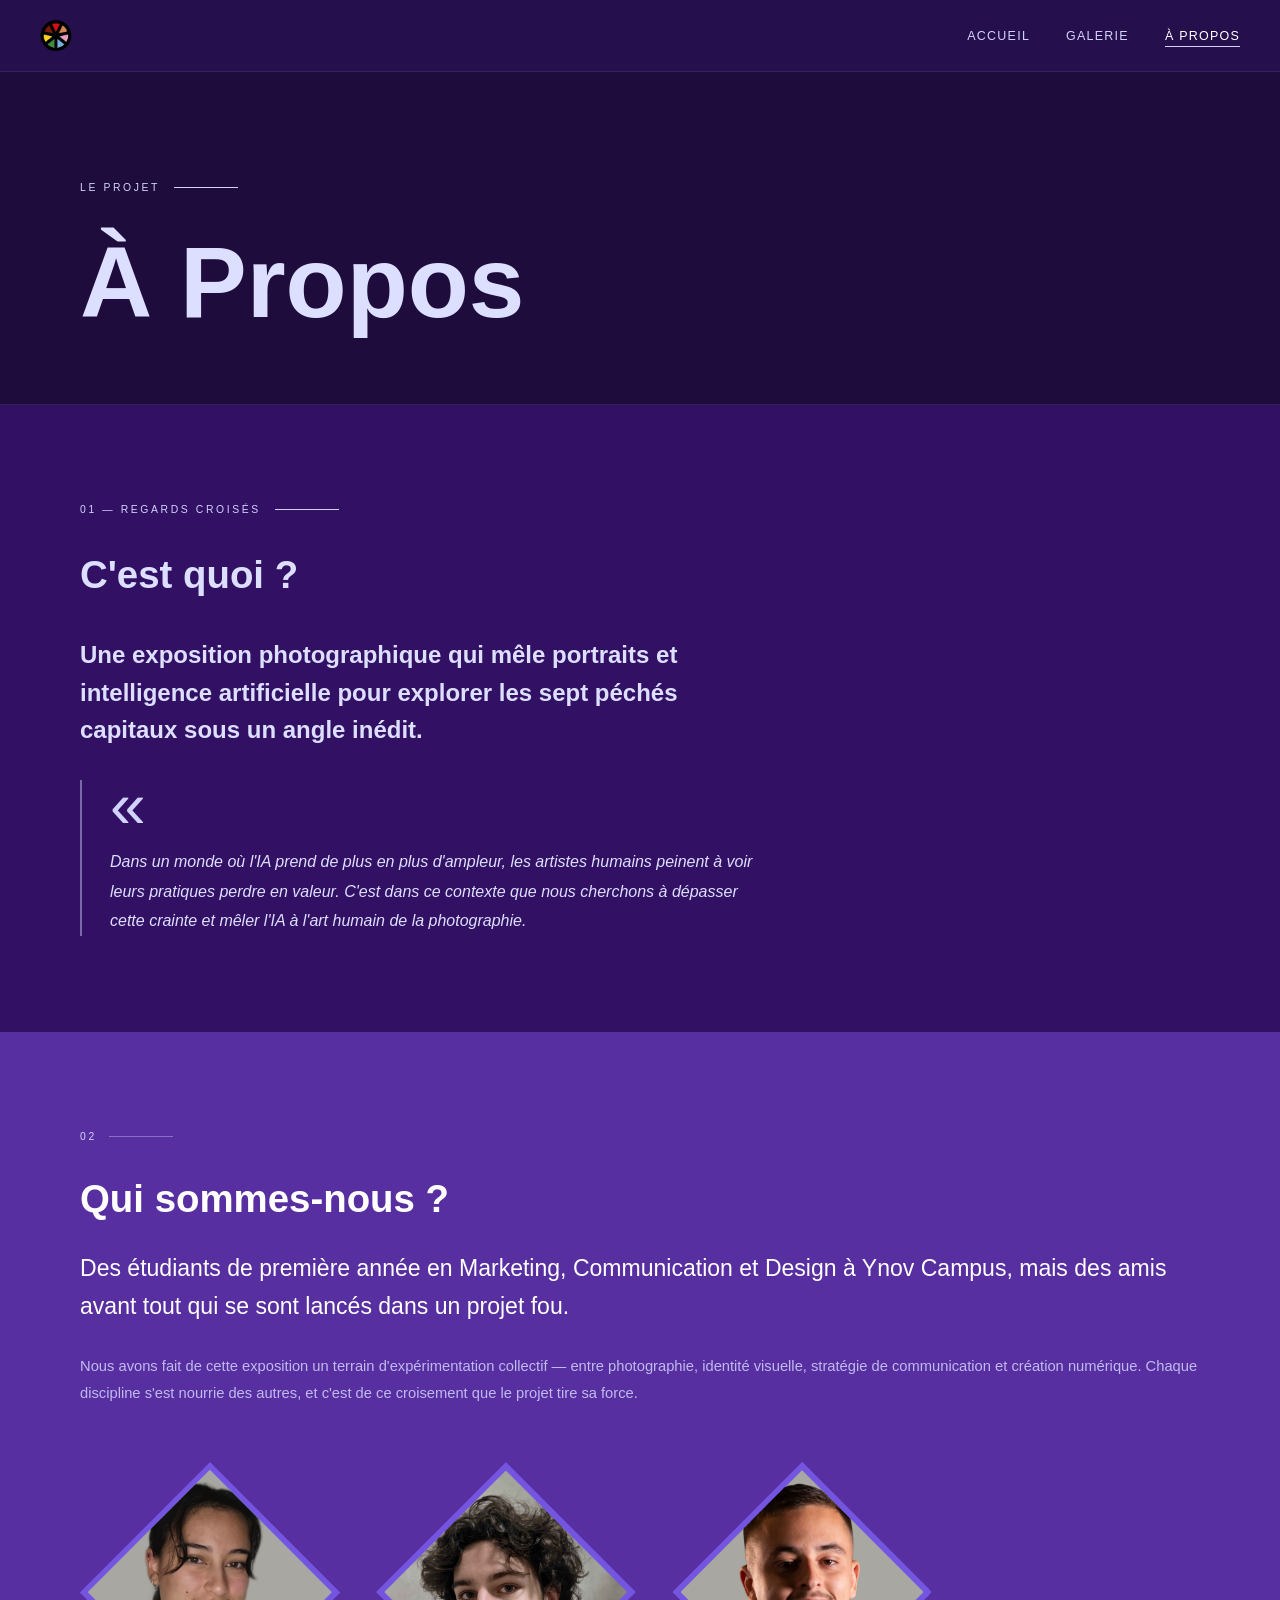
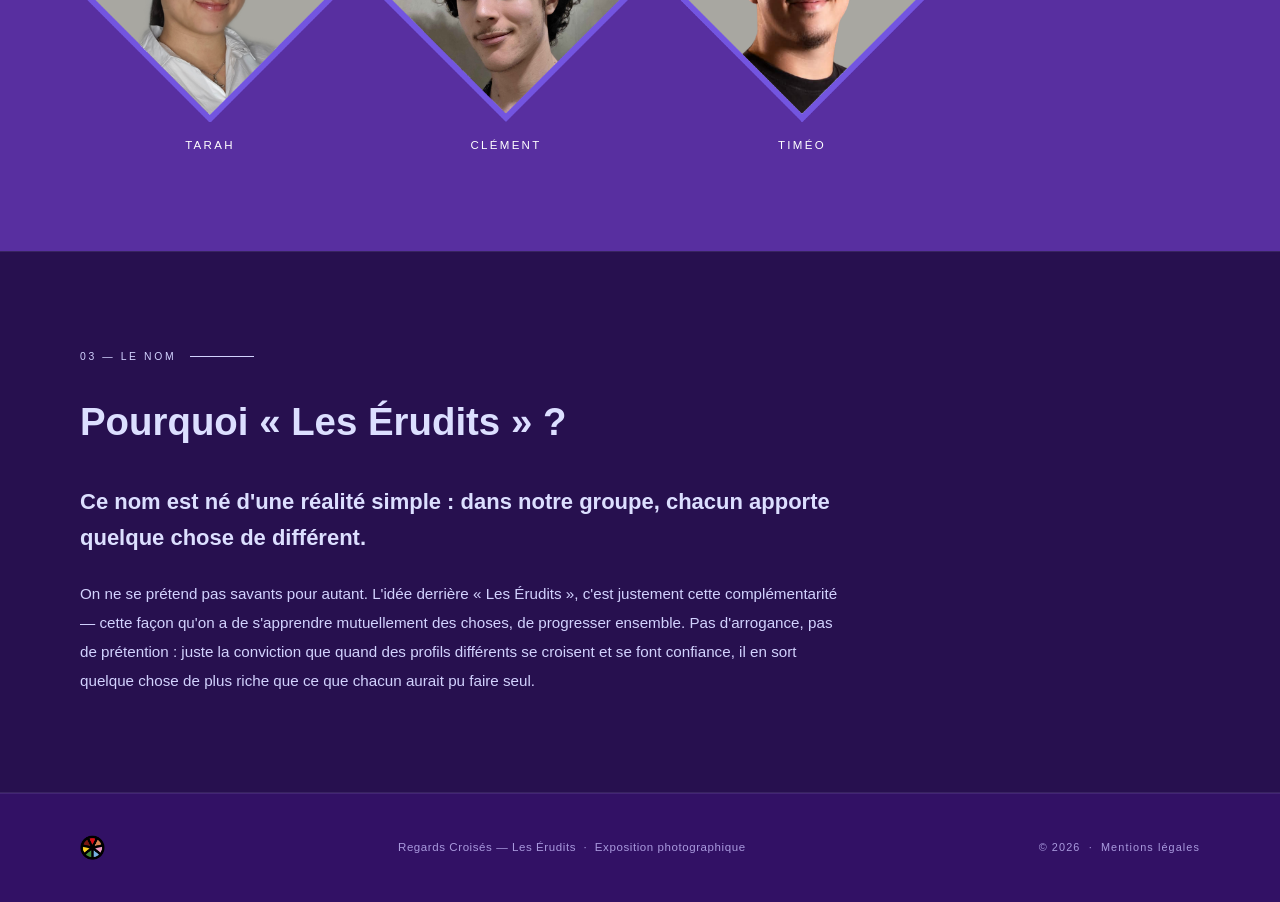
<file: a-propos.html>
<!DOCTYPE html>
<html lang="fr">
<head>
  <meta charset="UTF-8">
  <meta name="viewport" content="width=device-width, initial-scale=1.0">
  <meta name="description" content="À Propos — Regards Croisés, Les Érudits. Qui nous sommes et pourquoi ce projet.">
  <title>À Propos — Regards Croisés</title>
  <link rel="stylesheet" href="css/style.css">
</head>
<body class="about-page">

<!-- ═══ NAV ═══════════════════════════════════════ -->
<nav class="site-nav scrolled" role="navigation" aria-label="Navigation principale">
  <div class="site-nav__inner">
    <a href="index.html" class="site-nav__logo" aria-label="Accueil">
      <img src="images/logo.png" alt="Regards Croisés">
    </a>
    <ul class="site-nav__links" role="list">
      <li><a href="index.html"    class="site-nav__link">Accueil</a></li>
      <li><a href="galerie.html"  class="site-nav__link">Galerie</a></li>
      <li><a href="a-propos.html" class="site-nav__link active">À Propos</a></li>
    </ul>
    <button class="site-nav__toggle" aria-label="Ouvrir le menu" aria-expanded="false">
      <span></span><span></span><span></span>
    </button>
  </div>
</nav>

<!-- ═══ MOBILE OVERLAY ═══════════════════════════ -->
<div class="nav-overlay" role="dialog" aria-modal="true">
  <button class="nav-overlay__close" aria-label="Fermer">✕</button>
  <nav>
    <a href="index.html"    class="nav-overlay__link">Accueil</a>
    <a href="galerie.html"  class="nav-overlay__link">Galerie</a>
    <a href="a-propos.html" class="nav-overlay__link">À Propos</a>
  </nav>
</div>

<!-- ═══ HERO ══════════════════════════════════════ -->
<header class="about-hero">
  <div class="about-hero__inner">
    <span class="section-label">Le projet</span>
    <h1 class="about-hero__title">À&nbsp;Propos</h1>
  </div>
</header>

<!-- ═══ 01 — REGARDS CROISÉS C'EST QUOI ? ════════ -->
<section class="concept-section">
  <div class="concept-process__inner">
    <span class="section-label">01 — Regards Croisés</span>
    <h2 class="section-title">C'est quoi&nbsp;?</h2>
    <div class="about-text">
      <p class="about-text__main">Une exposition photographique qui mêle portraits et intelligence artificielle pour explorer les sept péchés capitaux sous un angle inédit.</p>
      <blockquote class="about-blockquote">
        <p>Dans un monde où l'IA prend de plus en plus d'ampleur, les artistes humains peinent à voir leurs pratiques perdre en valeur. C'est dans ce contexte que nous cherchons à dépasser cette crainte et mêler l'IA à l'art humain de la photographie.</p>
      </blockquote>
    </div>
  </div>
</section>

<!-- ═══ 02 — QUI SOMMES-NOUS ? ════════════════════ -->
<div class="concept-intention">
  <div class="concept-process__inner">
    <span class="section-label">02</span>
    <h2 class="about-intention__title">Qui sommes-nous&nbsp;?</h2>
    <p class="concept-intention__text">Des étudiants de première année en Marketing, Communication et Design à Ynov Campus, mais des amis avant tout qui se sont lancés dans un projet fou.</p>
    <p class="concept-intention__sub">Nous avons fait de cette exposition un terrain d'expérimentation collectif — entre photographie, identité visuelle, stratégie de communication et création numérique. Chaque discipline s'est nourrie des autres, et c'est de ce croisement que le projet tire sa force.</p>
    <div class="about-team">
      <figure class="about-team__member">
        <div class="about-team__photo">
          <img src="images/image%20Tarah.png" alt="Tarah" loading="lazy">
        </div>
        <figcaption class="about-team__name">Tarah</figcaption>
      </figure>
      <figure class="about-team__member">
        <div class="about-team__photo">
          <img src="images/image%20Cl%C3%A9ment.png" alt="Clément" loading="lazy">
        </div>
        <figcaption class="about-team__name">Clément</figcaption>
      </figure>
      <figure class="about-team__member">
        <div class="about-team__photo">
          <img src="images/image%20Tim%C3%A9o.png" alt="Timéo" loading="lazy">
        </div>
        <figcaption class="about-team__name">Timéo</figcaption>
      </figure>
    </div>
  </div>
</div>

<!-- ═══ 03 — POURQUOI LES ÉRUDITS ? ══════════════ -->
<div class="concept-process">
  <div class="concept-process__inner">
    <span class="section-label">03 — Le nom</span>
    <h2 class="section-title">Pourquoi «&nbsp;Les Érudits&nbsp;»&nbsp;?</h2>
    <div class="about-quote">
      <p class="about-quote__text">Ce nom est né d'une réalité simple&nbsp;: dans notre groupe, chacun apporte quelque chose de différent.</p>
      <p class="about-quote__sub">On ne se prétend pas savants pour autant. L'idée derrière «&nbsp;Les Érudits&nbsp;», c'est justement cette complémentarité — cette façon qu'on a de s'apprendre mutuellement des choses, de progresser ensemble. Pas d'arrogance, pas de prétention&nbsp;: juste la conviction que quand des profils différents se croisent et se font confiance, il en sort quelque chose de plus riche que ce que chacun aurait pu faire seul.</p>
    </div>
  </div>
</div>

<!-- ═══ FOOTER ════════════════════════════════════ -->
<footer class="site-footer" role="contentinfo">
  <div class="site-footer__logo">
    <img src="images/logo.png" alt="Regards Croisés">
  </div>
  <p class="site-footer__center">Regards Croisés — Les Érudits &nbsp;·&nbsp; Exposition photographique</p>
  <p class="site-footer__right">© 2026 &nbsp;·&nbsp; <a href="mentions-legales.html" class="site-footer__legal">Mentions légales</a></p>
</footer>

<script src="js/data.js"></script>
<script src="js/main.js"></script>
</body>
</html>
</file>
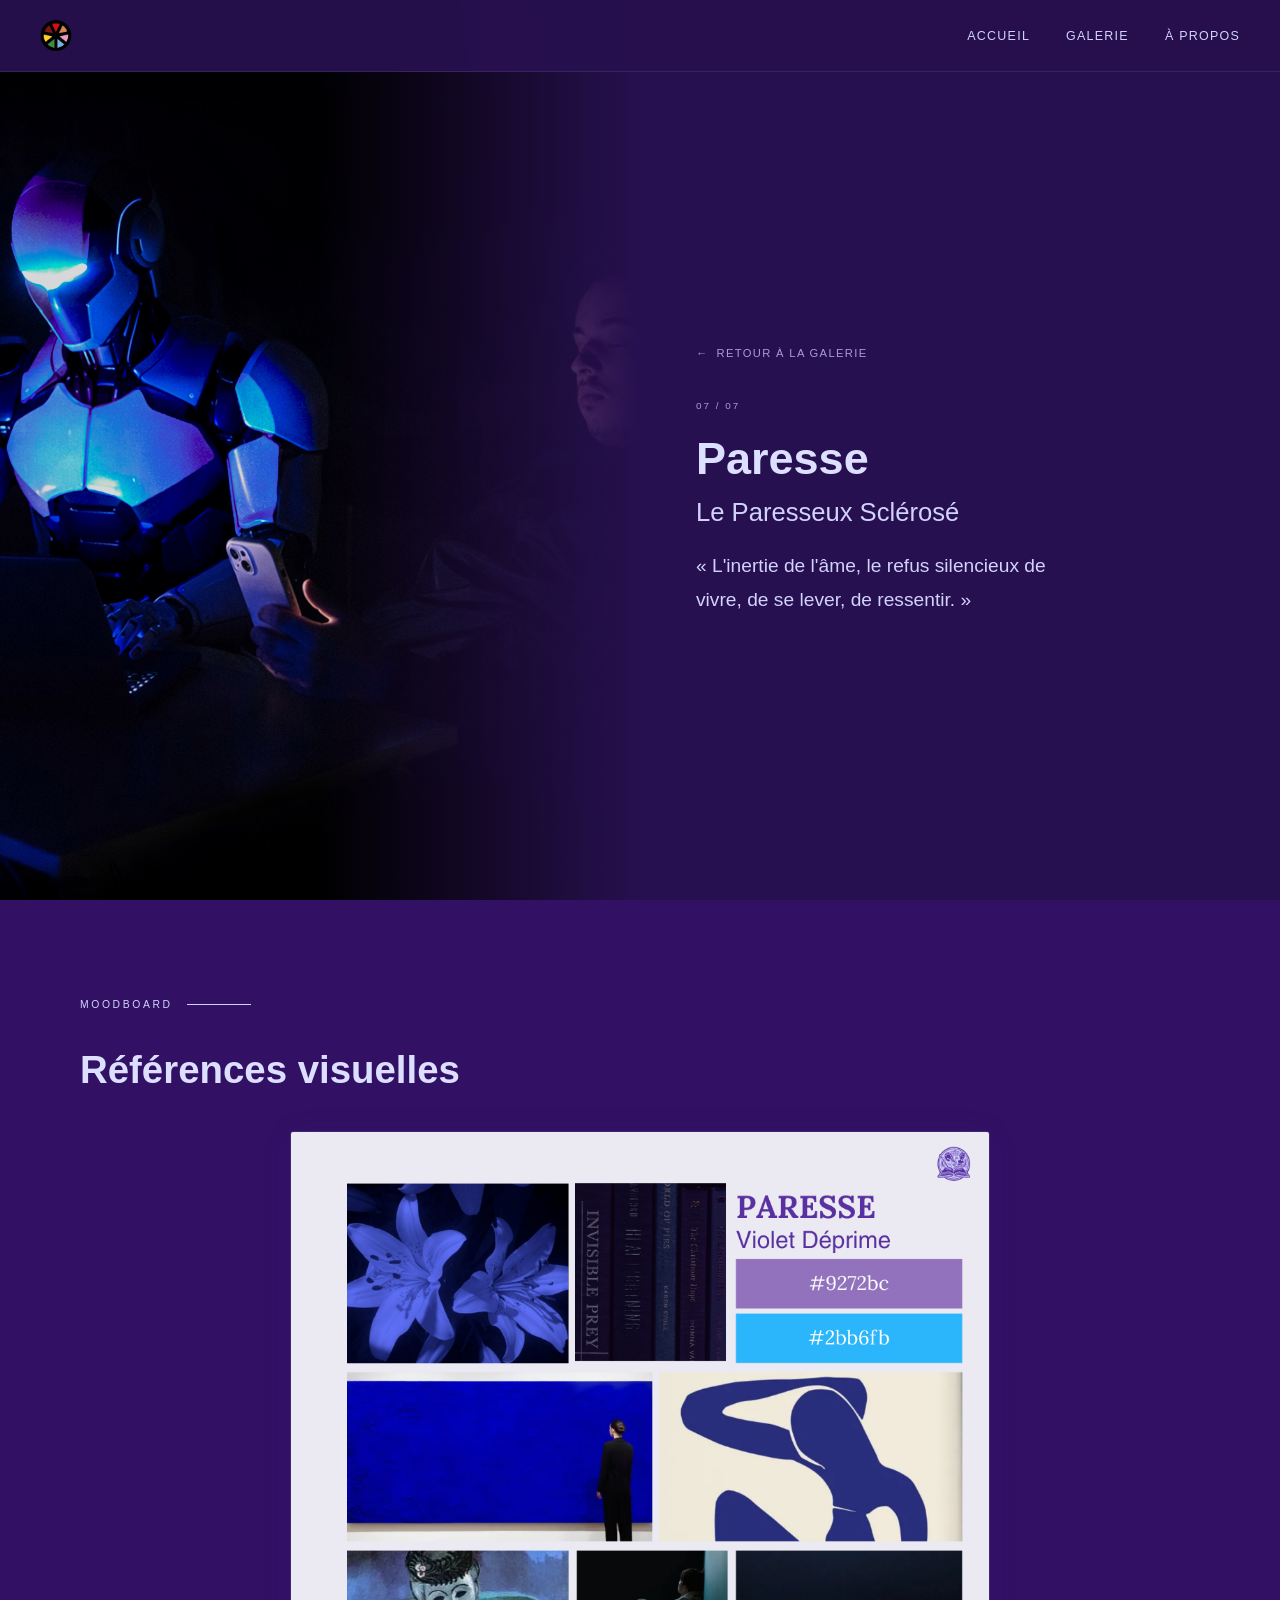
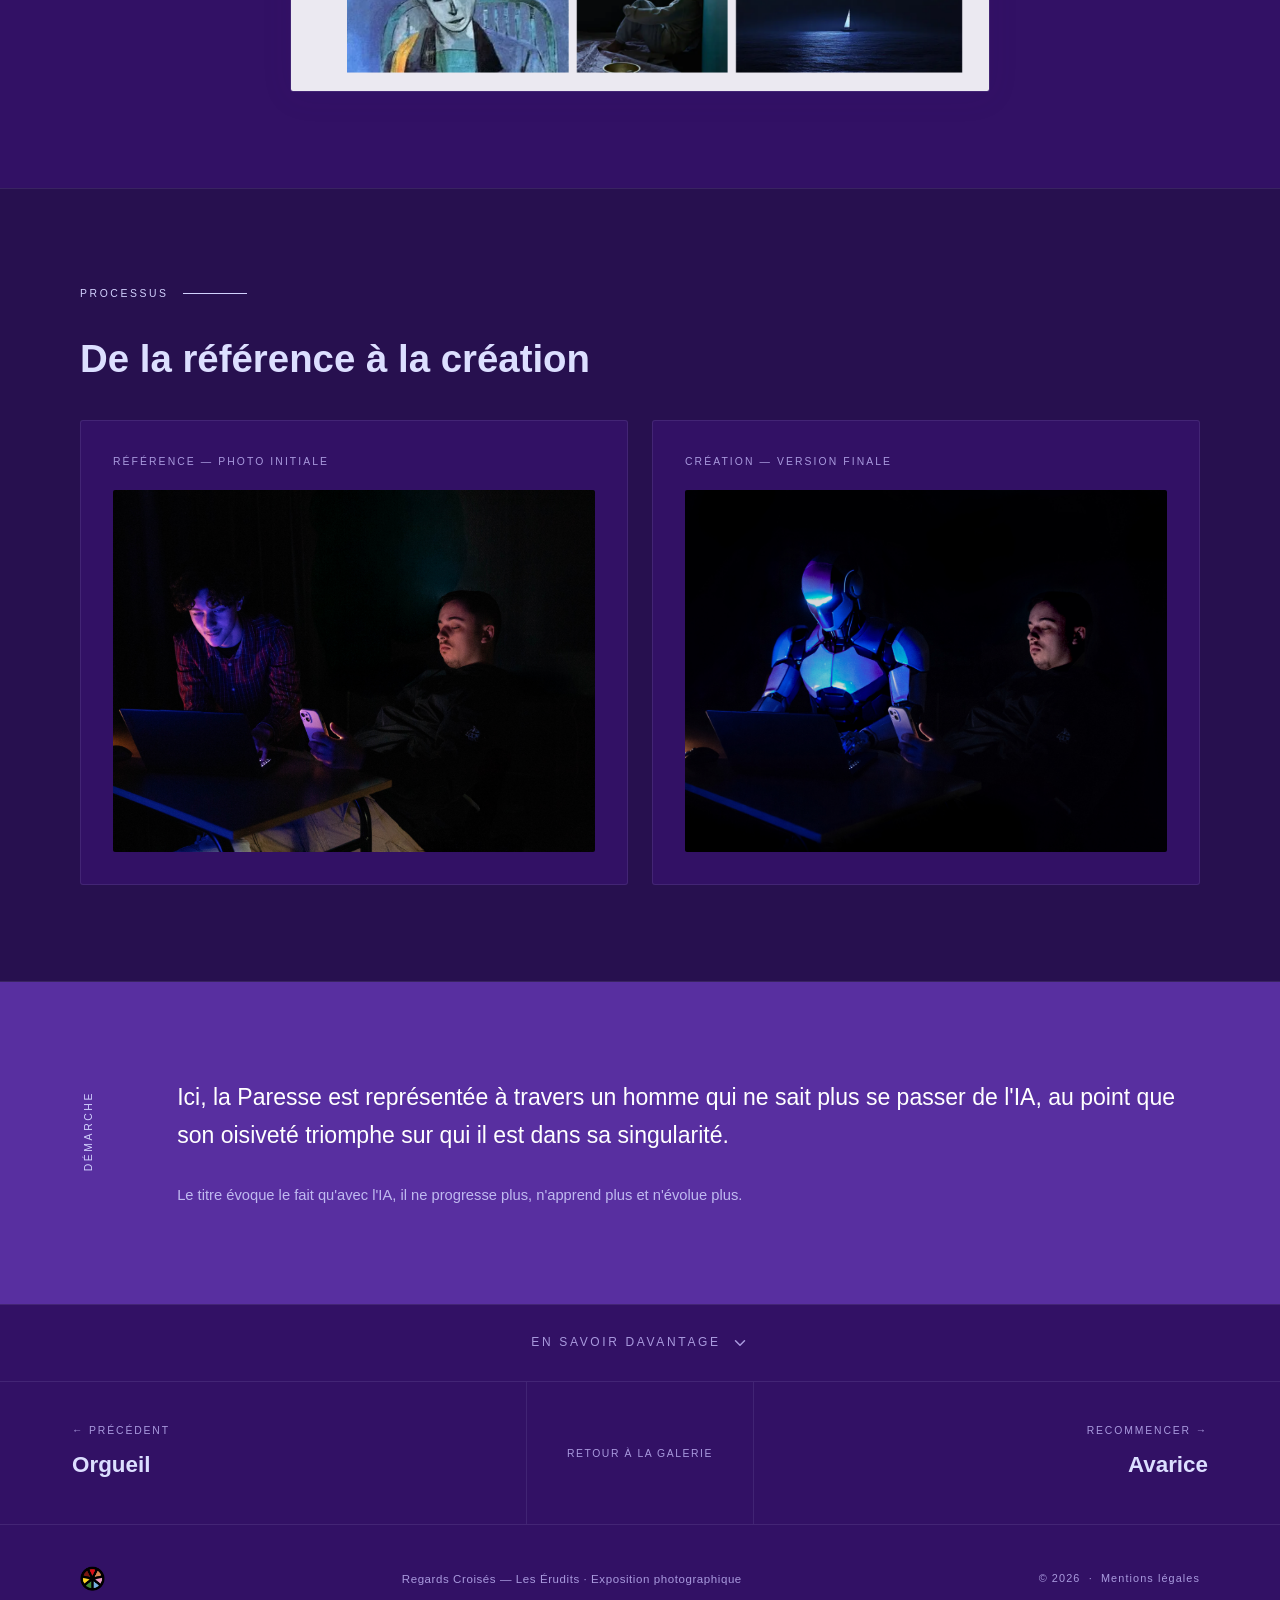
<file: concept-paresse.html>
<!DOCTYPE html>
<html lang="fr">
<head>
  <meta charset="UTF-8">
  <meta name="viewport" content="width=device-width, initial-scale=1.0">
  <meta name="description" content="Le Paresseux Sclérosé — Concept photographique. Regards Croisés.">
  <title>Le Paresseux Sclérosé — Concept · Regards Croisés</title>
  <link rel="stylesheet" href="css/style.css">
  <style>:root { --sin-color: #76B2E1; }</style>
</head>
<body>

<nav class="site-nav scrolled" role="navigation">
  <div class="site-nav__inner">
    <a href="index.html" class="site-nav__logo"><img src="images/logo.png" alt="Regards Croisés"></a>
    <ul class="site-nav__links" role="list">
      <li><a href="index.html"   class="site-nav__link">Accueil</a></li>
      <li><a href="galerie.html" class="site-nav__link">Galerie</a></li>
      <li><a href="a-propos.html" class="site-nav__link">À Propos</a></li>
    </ul>
    <button class="site-nav__toggle" aria-label="Ouvrir le menu"><span></span><span></span><span></span></button>
  </div>
</nav>
<div class="nav-overlay" role="dialog" aria-modal="true">
  <button class="nav-overlay__close">✕</button>
  <nav>
    <a href="index.html"   class="nav-overlay__link">Accueil</a>
    <a href="galerie.html" class="nav-overlay__link">Galerie</a>
    <a href="a-propos.html" class="nav-overlay__link">À Propos</a>
  </nav>
</div>

<header class="concept-hero">
  <div class="concept-hero__image">
    <img src="images/Paresse%20(v4).jpg" alt="Le Paresseux Sclérosé">
    <div class="concept-hero__image-overlay"></div>
  </div>
  <div class="concept-hero__content">
    <a href="galerie.html#paresse" class="concept-hero__back"><span class="arrow">←</span> Retour à la galerie</a>
    <span class="concept-hero__number">07 / 07</span>
    <h1 class="concept-hero__title">Paresse</h1>
    <p class="concept-hero__portfolio-title">Le Paresseux Sclérosé</p>
    <p class="concept-hero__desc">«&nbsp;L'inertie de l'âme, le refus silencieux de vivre, de se lever, de ressentir.&nbsp;»</p>
  </div>
</header>

<section class="concept-section">
  <span class="section-label">Moodboard</span>
  <h2 class="section-title">Références visuelles</h2>
  <div class="concept-moodboard__image">
    <img src="images/moodboard-paresse.png" alt="Moodboard Le Paresseux Sclérosé" loading="lazy">
  </div>
</section>

<div class="concept-process">
  <div class="concept-process__inner">
    <span class="section-label">Processus</span>
    <h2 class="section-title">De la référence à la création</h2>
    <div class="concept-before-after">
      <div class="concept-half">
        <span class="concept-half__label">Référence — Photo initiale</span>
        <div class="concept-half__image">
          <img src="images/paresse-v1.jpg" alt="Référence Paresse" loading="lazy">
        </div>
      </div>
      <div class="concept-half">
        <span class="concept-half__label">Création — Version finale</span>
        <div class="concept-half__image">
          <img src="images/Paresse%20(v4).jpg" alt="Le Paresseux Sclérosé — Version finale" loading="lazy">
        </div>
      </div>
    </div>
  </div>
</div>

<div class="concept-intention">
  <span class="section-label">Démarche</span>
  <div>
    <p class="concept-intention__text">Ici, la Paresse est représentée à travers un homme qui ne sait plus se passer de l'IA, au point que son oisiveté triomphe sur qui il est dans sa singularité.</p>
    <p class="concept-intention__sub">Le titre évoque le fait qu'avec l'IA, il ne progresse plus, n'apprend plus et n'évolue plus.</p>
  </div>
</div>

<div class="concept-expand">
  <button class="concept-expand__btn" aria-expanded="false">
    <span>En savoir davantage</span>
    <svg class="concept-expand__chevron" viewBox="0 0 24 24" fill="none" stroke="currentColor" stroke-width="2" stroke-linecap="round" stroke-linejoin="round" aria-hidden="true"><polyline points="6 9 12 15 18 9"/></svg>
  </button>
  <div class="concept-expand__content">
    <div class="concept-expand__inner">
      <div class="concept-expand__visuals">
        <figure class="concept-expand__visual">
          <img src="images/Regards%20Crois%C3%A9s%20-%20Affiche%20Magazine%2029%2C7%20x%2042%20-%20Paresse%20(1).png"
               alt="Affiche magazine — Le Paresseux Sclérosé" loading="lazy">
          <figcaption>Format magazine A3 · 29,7 × 42 cm</figcaption>
        </figure>
        <figure class="concept-expand__visual">
          <img src="images/Regards%20Crois%C3%A9s%20-%20FB%20Event%20(1080x1920px)%20-%20Paresse.png"
               alt="Facebook Event — Paresse" loading="lazy">
          <figcaption>Facebook Event · 1080 × 1920 px</figcaption>
        </figure>
      </div>
    </div>
  </div>
</div>

<nav class="concept-nav" aria-label="Navigation entre les concepts">
  <a href="concept-orgueil.html" class="concept-nav__link concept-nav__link--prev">
    <span class="concept-nav__direction">← Précédent</span>
    <span class="concept-nav__name">Orgueil</span>
  </a>
  <div class="concept-nav__center"><a href="galerie.html">Retour à la galerie</a></div>
  <a href="concept-avarice.html" class="concept-nav__link concept-nav__link--next">
    <span class="concept-nav__direction">Recommencer →</span>
    <span class="concept-nav__name">Avarice</span>
  </a>
</nav>

<footer class="site-footer">
  <div class="site-footer__logo"><img src="images/logo.png" alt="Regards Croisés"></div>
  <p class="site-footer__center">Regards Croisés — Les Érudits · Exposition photographique</p>
  <p class="site-footer__right">© 2026 &nbsp;·&nbsp; <a href="mentions-legales.html" class="site-footer__legal">Mentions légales</a></p>
</footer>

<script src="js/data.js"></script>
<script src="js/main.js"></script>
</body>
</html>
</file>
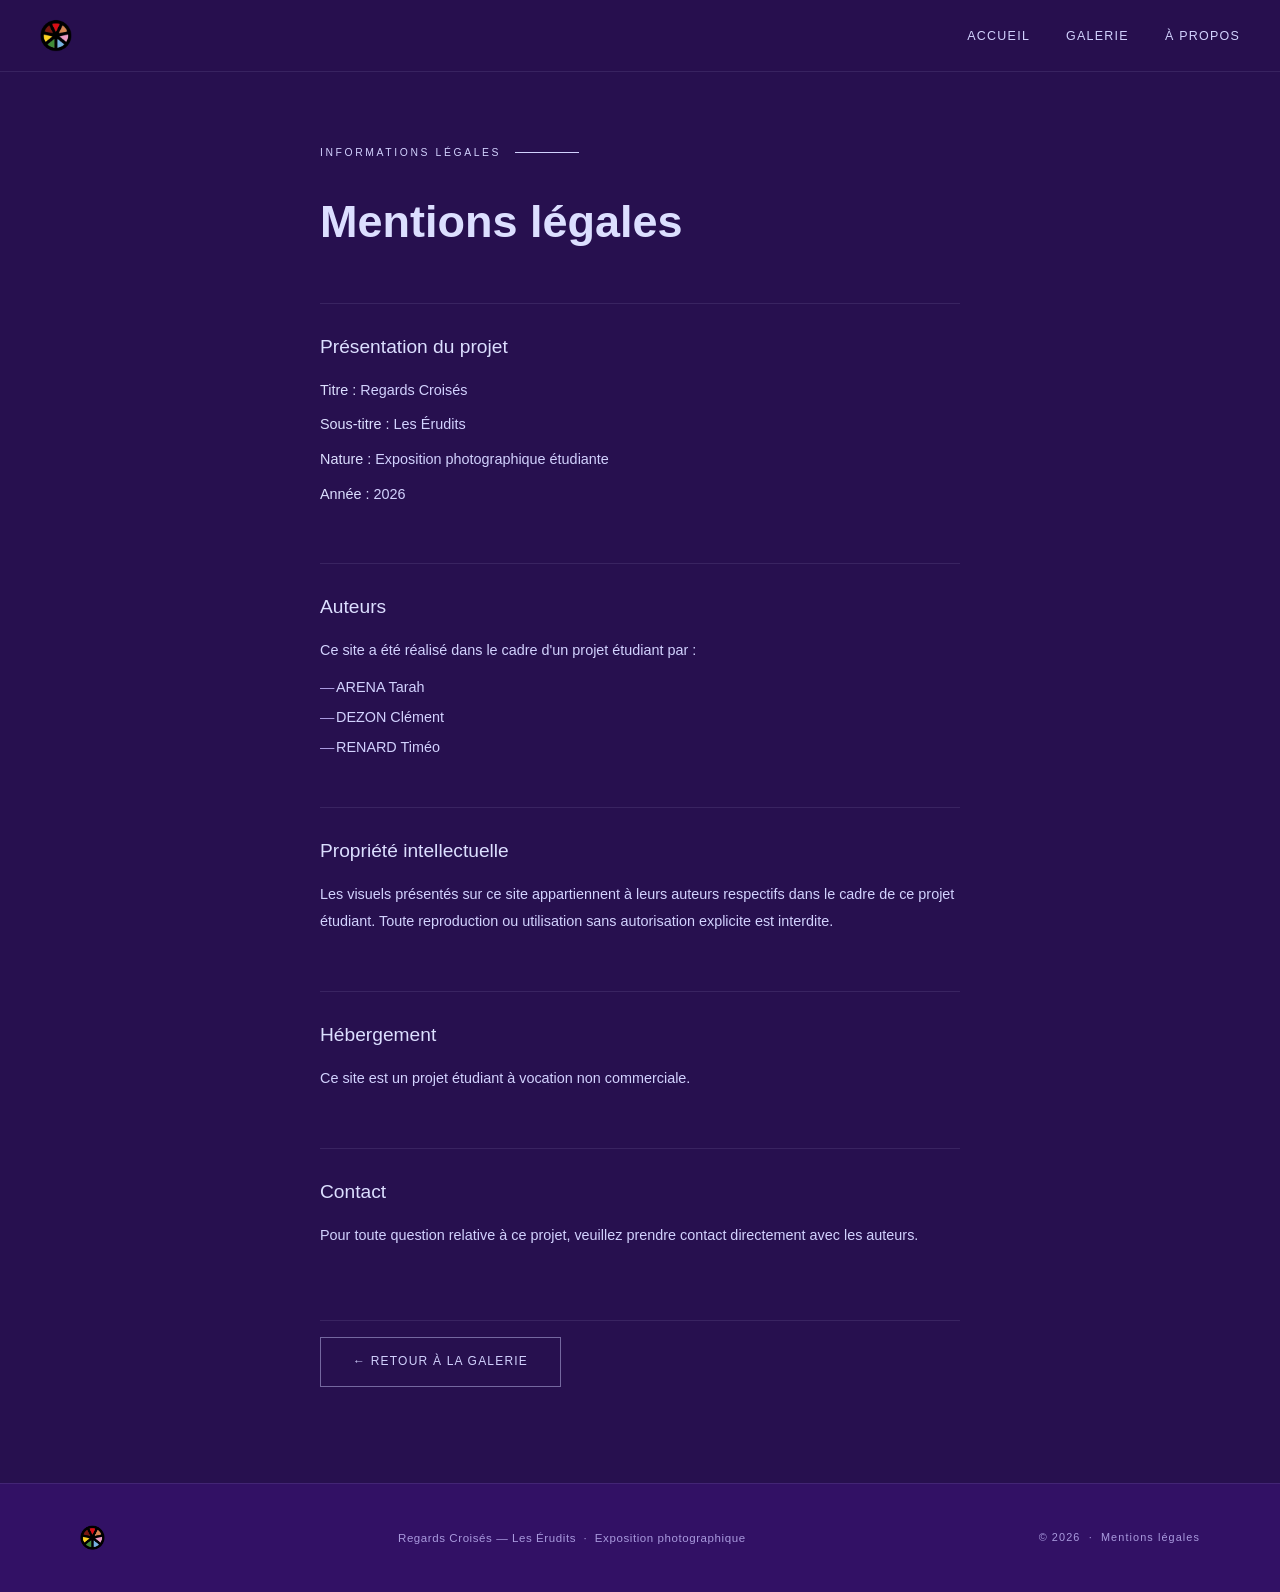
<file: mentions-legales.html>
<!DOCTYPE html>
<html lang="fr">
<head>
  <meta charset="UTF-8">
  <meta name="viewport" content="width=device-width, initial-scale=1.0">
  <meta name="description" content="Mentions légales — Regards Croisés, Les Érudits.">
  <title>Mentions légales — Regards Croisés</title>
  <link rel="stylesheet" href="css/style.css">
</head>
<body>

<!-- ═══ NAV ═══════════════════════════════════════ -->
<nav class="site-nav scrolled" role="navigation" aria-label="Navigation principale">
  <div class="site-nav__inner">
    <a href="index.html" class="site-nav__logo" aria-label="Accueil">
      <img src="images/logo.png" alt="Regards Croisés">
    </a>
    <ul class="site-nav__links" role="list">
      <li><a href="index.html"   class="site-nav__link">Accueil</a></li>
      <li><a href="galerie.html" class="site-nav__link">Galerie</a></li>
      <li><a href="a-propos.html" class="site-nav__link">À Propos</a></li>
    </ul>
    <button class="site-nav__toggle" aria-label="Ouvrir le menu" aria-expanded="false">
      <span></span><span></span><span></span>
    </button>
  </div>
</nav>

<div class="nav-overlay" role="dialog" aria-modal="true">
  <button class="nav-overlay__close" aria-label="Fermer">✕</button>
  <nav>
    <a href="index.html"   class="nav-overlay__link">Accueil</a>
    <a href="galerie.html" class="nav-overlay__link">Galerie</a>
    <a href="a-propos.html" class="nav-overlay__link">À Propos</a>
  </nav>
</div>

<!-- ═══ CONTENU ═══════════════════════════════════ -->
<main class="legal-page">

  <div class="legal-page__inner">

    <header class="legal-page__header">
      <span class="section-label">Informations légales</span>
      <h1 class="legal-page__title">Mentions légales</h1>
    </header>

    <div class="legal-page__body">

      <section class="legal-block">
        <h2 class="legal-block__title">Présentation du projet</h2>
        <p><strong>Titre :</strong> Regards Croisés</p>
        <p><strong>Sous-titre :</strong> Les Érudits</p>
        <p><strong>Nature :</strong> Exposition photographique étudiante</p>
        <p><strong>Année :</strong> 2026</p>
      </section>

      <section class="legal-block">
        <h2 class="legal-block__title">Auteurs</h2>
        <p>Ce site a été réalisé dans le cadre d'un projet étudiant par :</p>
        <ul class="legal-block__list">
          <li>ARENA Tarah</li>
          <li>DEZON Clément</li>
          <li>RENARD Timéo</li>
        </ul>
      </section>

      <section class="legal-block">
        <h2 class="legal-block__title">Propriété intellectuelle</h2>
        <p>
          Les visuels présentés sur ce site appartiennent à leurs auteurs respectifs dans le cadre de ce projet étudiant.
          Toute reproduction ou utilisation sans autorisation explicite est interdite.
        </p>
      </section>

      <section class="legal-block">
        <h2 class="legal-block__title">Hébergement</h2>
        <p>Ce site est un projet étudiant à vocation non commerciale.</p>
      </section>

      <section class="legal-block">
        <h2 class="legal-block__title">Contact</h2>
        <p>Pour toute question relative à ce projet, veuillez prendre contact directement avec les auteurs.</p>
      </section>

    </div>

    <div class="legal-page__back">
      <a href="galerie.html" class="btn btn--outline">← Retour à la galerie</a>
    </div>

  </div>

</main>

<!-- ═══ FOOTER ════════════════════════════════════ -->
<footer class="site-footer" role="contentinfo">
  <div class="site-footer__logo">
    <img src="images/logo.png" alt="Regards Croisés">
  </div>
  <p class="site-footer__center">
    Regards Croisés — Les Érudits &nbsp;·&nbsp; Exposition photographique
  </p>
  <p class="site-footer__right">© 2026 &nbsp;·&nbsp; <a href="mentions-legales.html" class="site-footer__legal">Mentions légales</a></p>
</footer>

<script src="js/data.js"></script>
<script src="js/main.js"></script>
</body>
</html>
</file>
<file: css/style.css>
/* ═══════════════════════════════════════════════════
   REGARDS CROISÉS — Les Érudits
   Charte graphique officielle — palette & typo 2026
═══════════════════════════════════════════════════ */

/* ── Variables ── */
:root {
  --bg:            #27104f;
  --bg-2:          #1e0c3c;
  --bg-3:          #351568;
  --surface:       #321165;
  --border:        rgba(210, 210, 254, 0.1);
  --border-md:     rgba(210, 210, 254, 0.22);
  --text:          #dcdfff;
  --text-dim:      #d2d2fe;
  --text-muted:    #a99ade;
  --primary:       #582fa0;
  --primary-dark:  #3d1e77;
  --primary-light: #d2d2fe;
  --primary-pale:  #dcdfff;
  --accent:        #ff2d1f;
  /* Typographies officielles */
  --font-display: 'Helvetica 95 Black', 'Arial Black', 'Helvetica Neue', Helvetica, Arial, sans-serif;
  --font-title:   'Helvetica Neue', Helvetica, Arial, sans-serif; /* Helvetica Medium weight 500 */
  --font-body:    'Acumin Variable Concept', 'Helvetica Neue', Helvetica, Arial, sans-serif;
  --ease:         cubic-bezier(0.16, 1, 0.3, 1);
  --ease-io:      cubic-bezier(0.65, 0, 0.35, 1);
  --nav-h:        72px;
}

/* ── Reset ── */
*, *::before, *::after { box-sizing: border-box; margin: 0; padding: 0; }
html { font-size: 16px; scroll-behavior: smooth; }
body {
  font-family: var(--font-body);
  background: var(--bg);
  color: var(--text);
  line-height: 1.65;
  overflow-x: hidden;
}
img { display: block; max-width: 100%; }
a { color: inherit; text-decoration: none; }
ul { list-style: none; }
button { background: none; border: none; cursor: pointer; font: inherit; color: inherit; }

h1, h2, h3, h4 {
  font-family: var(--font-display);
  font-weight: 900;
  line-height: 1.1;
}

/* ═══════════════════════════════════════════════════
   NAVIGATION
═══════════════════════════════════════════════════ */
.site-nav {
  position: fixed;
  top: 0; left: 0; right: 0;
  z-index: 100;
  height: var(--nav-h);
  background: rgba(39,16,79,0.95);
  backdrop-filter: blur(12px);
  -webkit-backdrop-filter: blur(12px);
  border-bottom: 1px solid var(--border);
  display: flex;
  align-items: center;
}
.site-nav__inner {
  width: 100%;
  max-width: 1320px;
  margin: 0 auto;
  padding: 0 40px;
  display: flex;
  align-items: center;
  justify-content: space-between;
  gap: 40px;
}
.site-nav__logo img {
  height: 36px;
  width: auto;
}
.site-nav__links {
  display: flex;
  align-items: center;
  gap: 36px;
}
.site-nav__link {
  font-family: var(--font-body);
  font-size: 0.78rem;
  letter-spacing: 0.1em;
  text-transform: uppercase;
  color: var(--text-dim);
  transition: color 0.25s;
  position: relative;
  padding-bottom: 2px;
}
.site-nav__link::after {
  content: '';
  position: absolute;
  bottom: -2px; left: 0;
  width: 0; height: 1.5px;
  background: var(--primary-light);
  transition: width 0.3s var(--ease);
}
.site-nav__link:hover,
.site-nav__link.active { color: #fff; }
.site-nav__link:hover::after,
.site-nav__link.active::after { width: 100%; }

.site-nav__toggle {
  display: none;
  flex-direction: column;
  gap: 5px;
  padding: 6px;
}
.site-nav__toggle span {
  display: block;
  width: 22px;
  height: 1.5px;
  background: var(--text);
  transition: transform 0.3s;
}

.nav-overlay {
  position: fixed;
  inset: 0;
  z-index: 200;
  background: rgba(39,16,79,0.97);
  backdrop-filter: blur(20px);
  display: flex;
  flex-direction: column;
  align-items: center;
  justify-content: center;
  gap: 40px;
  opacity: 0;
  pointer-events: none;
  transition: opacity 0.3s;
}
.nav-overlay.open { opacity: 1; pointer-events: all; }
.nav-overlay__close {
  position: absolute;
  top: 24px; right: 32px;
  font-size: 1.4rem;
  color: var(--text-dim);
  transition: color 0.2s;
}
.nav-overlay__close:hover { color: #fff; }
.nav-overlay > nav {
  display: flex;
  flex-direction: column;
  align-items: center;
  gap: 40px;
}
.nav-overlay__link {
  font-family: var(--font-display);
  font-size: clamp(2rem, 7vw, 2.8rem);
  font-style: normal;
  font-weight: 900;
  color: var(--text-dim);
  transition: color 0.2s;
}
.nav-overlay__link:hover { color: #fff; }

/* ═══════════════════════════════════════════════════
   BOUTONS
═══════════════════════════════════════════════════ */
.btn {
  display: inline-flex;
  align-items: center;
  gap: 10px;
  padding: 14px 32px;
  font-family: var(--font-body);
  font-size: 0.75rem;
  letter-spacing: 0.1em;
  text-transform: uppercase;
  border: 1.5px solid;
  transition: background 0.3s, color 0.3s, border-color 0.3s;
  cursor: pointer;
}
.btn--primary {
  background: var(--primary);
  border-color: var(--primary);
  color: #fff;
}
.btn--primary:hover {
  background: var(--primary-dark);
  border-color: var(--primary-dark);
}
.btn--outline {
  background: transparent;
  border-color: rgba(210,210,254,0.45);
  color: var(--text-dim);
}
.btn--outline:hover {
  background: var(--primary);
  border-color: var(--primary);
  color: #fff;
}
.btn--light {
  background: transparent;
  border-color: rgba(255,255,255,0.6);
  color: #fff;
}
.btn--light:hover {
  background: rgba(255,255,255,0.15);
  border-color: #fff;
}
.btn-arrow { transition: transform 0.3s var(--ease); }
.btn:hover .btn-arrow { transform: translateX(4px); }

/* ═══════════════════════════════════════════════════
   PAGE D'ACCUEIL — ÉCRAN IMMERSIF
═══════════════════════════════════════════════════ */
.home-hero {
  min-height: 100svh;
  background: transparent;
  position: relative;
  z-index: 2;
  overflow: hidden;
  display: flex;
  flex-direction: column;
  align-items: center;
}

/* ── Fond dynamique au hover — péchés capitaux ── */
.sin-bg {
  position: fixed;
  inset: 0;
  z-index: 1;
  background: var(--bg); /* violet par défaut */
  pointer-events: none;
}
.sin-bg.active {
  background: #000; /* bascule instantanément — plus de violet visible pendant le fade-in */
}
.sin-bg__image {
  position: fixed;
  inset: 0;
  width: 100%;
  height: 100%;
  max-width: none;
  object-fit: cover;
  display: block;
  opacity: 0;
  transition: opacity 0.9s ease;
}
.sin-bg__image.visible { opacity: 1; }
.sin-bg__overlay {
  position: fixed;
  inset: 0;
  background: rgba(0,0,0,0.55);
  opacity: 0;
  transition: opacity 0.9s ease;
}
.sin-bg__overlay.visible { opacity: 1; }

/* Nav transparente sur fond sombre */
.site-nav:not(.scrolled) {
  background: rgba(39,16,79,0.15);
  backdrop-filter: blur(12px);
  -webkit-backdrop-filter: blur(12px);
  border-bottom-color: rgba(255,255,255,0.08);
}
.site-nav:not(.scrolled) .site-nav__link { color: rgba(210,210,254,0.8); }
.site-nav:not(.scrolled) .site-nav__link:hover,
.site-nav:not(.scrolled) .site-nav__link.active { color: #fff; }
.site-nav:not(.scrolled) .site-nav__link::after { background: #fff; }
.site-nav:not(.scrolled) .site-nav__toggle span { background: #fff; }

/* Identité — logo + titre + groupe */
.home-identity {
  position: relative;
  z-index: 3; /* au-dessus du gradient ::after */
  display: flex;
  flex-direction: column;
  align-items: center;
  gap: 0;
  padding: calc(var(--nav-h) + 56px) 40px 0;
  text-align: center;
}
.home-title {
  font-family: var(--font-display);
  font-size: clamp(2.4rem, 6vw, 45px);
  font-style: normal;
  font-weight: 900;
  color: #fff;
  line-height: 1;
  margin-bottom: 18px;
}
.home-sub {
  font-family: var(--font-body);
  font-size: clamp(0.68rem, 1.5vw, 0.85rem);
  letter-spacing: 0.44em;
  text-transform: uppercase;
  color: rgba(210,210,254,0.72);
}

/* ── Roue immersive — exactement la moitié visible ── */
.wheel-immersive {
  position: absolute;
  bottom: 0;
  left: 50%;
  /* translateY(50%) : le centre de la roue est exactement sur le bord bas du viewport */
  transform: translateX(-50%) translateY(50%);
  z-index: 1;
  pointer-events: none;
}


/* SVG roue — gigantesque, tourne via JS */
.sins-wheel {
  width: min(130vw, 1100px);
  height: min(130vw, 1100px);
  display: block;
  pointer-events: all;
  cursor: grab;
  user-select: none;
  touch-action: none;
}
.sins-wheel:active { cursor: grabbing; }

/* ── Segments SVG — hover radial ── */
.wheel-seg {
  cursor: pointer;
  transition: transform 0.38s cubic-bezier(0.16, 1, 0.3, 1),
              filter 0.3s ease;
}
.wheel-seg:hover {
  /* --dx et --dy sont définis par JS : cosinus/sinus de l'angle du segment */
  transform: translate(calc(var(--dx) * 10px), calc(var(--dy) * 10px));
  filter: brightness(1.28) drop-shadow(0 0 22px rgba(255,255,255,0.32));
}
.wheel-seg:focus-visible {
  outline: 3px solid rgba(255,255,255,0.65);
  outline-offset: 2px;
}

/* Textes dans les segments */
.wheel-seg-label {
  pointer-events: none;
  font-family: var(--font-display);
  font-size: 16px;
  font-style: normal;
  font-weight: 900;
  fill: #fff;
  text-anchor: middle;
  dominant-baseline: middle;
  paint-order: stroke fill;
  stroke: rgba(0,0,0,0.55);
  stroke-width: 4px;
  stroke-linejoin: round;
}
.wheel-seg-num {
  pointer-events: none;
  font-family: 'Helvetica Neue', Helvetica, Arial, sans-serif;
  font-size: 9px;
  fill: rgba(255,255,255,0.45);
  text-anchor: middle;
  dominant-baseline: middle;
  letter-spacing: 0.15em;
}

/* ── Hint ── */
.wheel-hint {
  position: absolute;
  bottom: 28px;
  left: 50%;
  transform: translateX(-50%);
  z-index: 3;
  white-space: nowrap;
  font-family: var(--font-body);
  font-size: 0.6rem;
  letter-spacing: 0.22em;
  text-transform: uppercase;
  color: rgba(210,210,254,0.55);
  display: flex;
  align-items: center;
  gap: 14px;
}
.wheel-hint::before, .wheel-hint::after {
  content: '';
  width: 24px;
  height: 1px;
  background: rgba(210,210,254,0.3);
}

/* ═══════════════════════════════════════════════════
   GALERIE — HERO
═══════════════════════════════════════════════════ */
.gallery-hero {
  min-height: 48svh;
  display: flex;
  flex-direction: column;
  align-items: flex-start;
  justify-content: flex-end;
  padding: calc(var(--nav-h) + 56px) 80px 72px;
  background: var(--surface);
  border-bottom: 1px solid var(--border);
  position: relative;
  overflow: hidden;
}
.gallery-hero__bg-text {
  position: absolute;
  right: -10px; bottom: -30px;
  font-family: var(--font-display);
  font-size: clamp(7rem, 17vw, 17rem);
  font-style: italic;
  color: var(--bg-2);
  line-height: 1;
  pointer-events: none;
  user-select: none;
  z-index: 0;
}
.gallery-hero__content {
  position: relative;
  z-index: 1;
  max-width: 560px;
}
.gallery-hero__label {
  display: block;
  font-family: var(--font-body);
  font-size: 0.68rem;
  letter-spacing: 0.25em;
  text-transform: uppercase;
  color: var(--text-muted);
  margin-bottom: 20px;
}
.gallery-hero__title {
  font-family: var(--font-display);
  font-size: clamp(2rem, 5vw, 45px);
  font-style: normal;
  font-weight: 900;
  color: var(--text);
  margin-bottom: 20px;
}
.gallery-hero__desc {
  font-family: var(--font-body);
  color: var(--text-dim);
  font-size: 0.9rem;
  line-height: 1.8;
}

/* ── Nav secondaire ── */
.gallery-nav {
  position: sticky;
  top: var(--nav-h);
  z-index: 50;
  background: rgba(39,16,79,0.92);
  backdrop-filter: blur(12px);
  border-bottom: 1px solid var(--border);
  padding: 0 80px;
  overflow-x: auto;
  scrollbar-width: none;
}
.gallery-nav::-webkit-scrollbar { display: none; }
.gallery-nav__list { display: flex; min-width: max-content; }
.gallery-nav__link {
  display: block;
  padding: 18px 22px;
  font-family: var(--font-body);
  font-size: 0.7rem;
  letter-spacing: 0.1em;
  text-transform: uppercase;
  color: var(--text-muted);
  border-bottom: 2px solid transparent;
  transition: color 0.25s, border-color 0.25s;
  white-space: nowrap;
}
.gallery-nav__link:hover { color: var(--text); }
.gallery-nav__link.active {
  color: var(--text);
  border-bottom-color: var(--primary-light);
}

/* ═══════════════════════════════════════════════════
   GALERIE — BLOCS IMMERSIFS
═══════════════════════════════════════════════════ */
.gallery-block {
  display: grid;
  min-height: 88vh;
  border-bottom: 1px solid var(--border);
  scroll-margin-top: calc(var(--nav-h) + 56px);
  overflow: hidden;
}
.gallery-block--left  { grid-template-columns: 50fr 50fr; }
.gallery-block--right { grid-template-columns: 50fr 50fr; }
.gallery-block:nth-child(odd)  { background: var(--surface); }
.gallery-block:nth-child(even) { background: var(--bg); }

/* Image */
.gallery-block__image-wrap {
  position: relative;
  overflow: hidden;
  background: var(--bg-2);
  min-height: 60vh;
}
.gallery-block--left  .gallery-block__image-wrap { order: 1; }
.gallery-block--right .gallery-block__image-wrap { order: 2; }
.gallery-block__image-wrap img {
  width: 100%;
  height: 100%;
  object-fit: cover;
  object-position: center;
  display: block;
  transition: transform 0.9s var(--ease);
}
.gallery-block.active .gallery-block__image-wrap img { transform: scale(1.03); }

/* Panneau de description — masqué par défaut */
.gallery-block__content {
  display: flex;
  flex-direction: column;
  justify-content: center;
  padding: 64px 56px;
  transition: opacity 0.75s var(--ease), transform 0.75s var(--ease);
  pointer-events: none;
}
.gallery-block--left  .gallery-block__content {
  order: 2;
  opacity: 0;
  transform: translateX(36px);
}
.gallery-block--right .gallery-block__content {
  order: 1;
  opacity: 0;
  transform: translateX(-36px);
}

/* État actif — description déployée */
.gallery-block.active .gallery-block__content {
  opacity: 1;
  transform: translateX(0);
  pointer-events: all;
}

/* En-tête du panneau */
.gallery-block__header {
  display: flex;
  align-items: center;
  gap: 12px;
  margin-bottom: 22px;
}
.gallery-block__number {
  font-family: var(--font-body);
  font-size: 0.6rem;
  letter-spacing: 0.2em;
  color: var(--text-muted);
}
.gallery-block__sin-name {
  font-family: var(--font-body);
  font-size: 0.6rem;
  letter-spacing: 0.22em;
  text-transform: uppercase;
  color: var(--primary);
  padding: 3px 10px;
  border: 1px solid var(--border-md);
  background: var(--primary-pale);
}
.gallery-block__title {
  font-family: var(--font-display);
  font-size: clamp(1.5rem, 2.5vw, 40px);
  font-style: normal;
  font-weight: 900;
  color: var(--text);
  line-height: 1.15;
  margin-bottom: 20px;
}
.gallery-block__divider {
  width: 36px;
  height: 2px;
  margin-bottom: 24px;
  opacity: 0.75;
}
.gallery-block__desc {
  font-family: var(--font-body);
  font-size: 0.88rem;
  color: var(--text-dim);
  line-height: 1.85;
  margin-bottom: 36px;
  max-width: 380px;
}
.gallery-block__btn { align-self: flex-start; }

/* ═══════════════════════════════════════════════════
   CONCEPT — HERO
═══════════════════════════════════════════════════ */
.concept-hero {
  min-height: 100svh;
  display: grid;
  grid-template-columns: 1fr 1fr;
  overflow: hidden;
}
.concept-hero__image {
  position: relative;
  overflow: hidden;
}
.concept-hero__image img {
  width: 100%;
  height: 100%;
  object-fit: cover;
  display: block;
}
.concept-hero__image-overlay {
  position: absolute;
  inset: 0;
  background: linear-gradient(to right, transparent 50%, var(--bg));
}
.concept-hero__content {
  display: flex;
  flex-direction: column;
  justify-content: center;
  padding: calc(var(--nav-h) + 60px) 72px 72px 56px;
  gap: 20px;
  background: var(--bg);
}
.concept-hero__back {
  display: inline-flex;
  align-items: center;
  gap: 8px;
  font-family: var(--font-body);
  font-size: 0.7rem;
  letter-spacing: 0.12em;
  text-transform: uppercase;
  color: var(--text-muted);
  transition: color 0.25s;
  margin-bottom: 16px;
}
.concept-hero__back:hover { color: var(--text); }
.concept-hero__back .arrow { transition: transform 0.3s; }
.concept-hero__back:hover .arrow { transform: translateX(-4px); }
.concept-hero__number {
  font-family: var(--font-body);
  font-size: 0.62rem;
  letter-spacing: 0.2em;
  color: var(--text-muted);
}
.concept-hero__sin {
  font-family: var(--font-body);
  font-size: 0.7rem;
  letter-spacing: 0.2em;
  text-transform: uppercase;
  color: var(--sin-color, var(--primary));
  margin-top: -12px;
}
.concept-hero__title {
  font-family: var(--font-display);
  font-size: clamp(2rem, 4vw, 45px);
  font-style: normal;
  font-weight: 900;
  color: var(--text);
  line-height: 1.1;
}
.concept-hero__portfolio-title {
  font-family: var(--font-title);
  font-size: clamp(1rem, 2vw, 40px);
  font-style: normal;
  font-weight: 500;
  color: var(--text-dim);
  line-height: 1.3;
  margin-top: -8px;
}
.concept-hero__desc {
  font-family: var(--font-body);
  font-size: clamp(1rem, 1.5vw, 25px);
  font-style: normal;
  color: var(--text-dim);
  line-height: 1.75;
  max-width: 380px;
}

/* ═══════════════════════════════════════════════════
   CONCEPT — SECTIONS
═══════════════════════════════════════════════════ */
.concept-section {
  padding: 96px 80px;
  background: var(--surface);
}
.concept-section + .concept-section { padding-top: 0; }

.section-label {
  display: flex;
  align-items: center;
  gap: 14px;
  font-family: var(--font-body);
  font-size: 0.65rem;
  letter-spacing: 0.25em;
  text-transform: uppercase;
  color: var(--primary-light);
  margin-bottom: 36px;
}
.section-label::after {
  content: '';
  flex: 1;
  max-width: 64px;
  height: 1px;
  background: var(--primary-light);
}
.section-title {
  font-family: var(--font-display);
  font-size: clamp(1.6rem, 3vw, 40px);
  font-style: normal;
  font-weight: 900;
  color: var(--text);
  margin-bottom: 40px;
}

/* Moodboard — plus petit */
.concept-moodboard__image {
  max-width: 700px;
  margin: 0 auto;
  border-radius: 3px;
  overflow: hidden;
  border: 1px solid var(--border);
  box-shadow: 0 4px 32px rgba(61,30,119,0.08);
}
.concept-moodboard__image img {
  width: 100%;
  height: auto;
  display: block;
}

/* Before / After */
.concept-process {
  background: var(--bg);
  border-top: 1px solid var(--border);
  border-bottom: 1px solid var(--border);
  padding: 96px 80px;
}
.concept-process__inner { max-width: 1200px; margin: 0 auto; }
.concept-before-after {
  display: grid;
  grid-template-columns: 1fr 1fr;
  gap: 24px;
  margin-top: 40px;
}
.concept-half {
  background: var(--surface);
  border: 1px solid var(--border);
  border-radius: 3px;
  padding: 32px;
  display: flex;
  flex-direction: column;
  gap: 20px;
}
.concept-half__label {
  font-family: var(--font-body);
  font-size: 0.65rem;
  letter-spacing: 0.2em;
  text-transform: uppercase;
  color: var(--text-muted);
}
.concept-half__image {
  aspect-ratio: 4/3;
  overflow: hidden;
  background: var(--bg-2);
  border-radius: 2px;
}
.concept-half__image img {
  width: 100%; height: 100%;
  object-fit: cover;
  display: block;
  transition: transform 0.5s var(--ease);
}
.concept-half__image:hover img { transform: scale(1.04); }

/* Intention */
.concept-intention {
  padding: 96px 80px;
  background: var(--primary);
  display: grid;
  grid-template-columns: auto 1fr;
  gap: 80px;
  align-items: start;
}
.concept-intention .section-label {
  color: var(--primary-light);
  writing-mode: vertical-lr;
  rotate: 180deg;
  align-self: center;
  gap: 12px;
}
.concept-intention .section-label::after {
  background: var(--primary-light);
  opacity: 0.4;
}
.concept-intention__text {
  font-family: var(--font-display);
  font-size: clamp(1rem, 1.8vw, 25px);
  line-height: 1.65;
  color: #fff;
  font-style: normal;
}
.concept-intention__sub {
  font-family: var(--font-body);
  font-size: 0.92rem;
  color: var(--primary-light);
  line-height: 1.8;
  margin-top: 28px;
  opacity: 0.85;
}

/* Navigation entre concepts */
.concept-nav {
  border-top: 1px solid var(--border);
  display: grid;
  grid-template-columns: 1fr auto 1fr;
  background: var(--surface);
}
.concept-nav__link {
  padding: 40px 72px;
  display: flex;
  flex-direction: column;
  gap: 8px;
  transition: background 0.25s;
}
.concept-nav__link:hover { background: var(--bg); }
.concept-nav__link--prev { border-right: 1px solid var(--border); }
.concept-nav__link--next {
  text-align: right;
  border-left: 1px solid var(--border);
}
.concept-nav__direction {
  font-family: var(--font-body);
  font-size: 0.65rem;
  letter-spacing: 0.18em;
  text-transform: uppercase;
  color: var(--text-muted);
}
.concept-nav__name {
  font-family: var(--font-display);
  font-size: 1.4rem;
  font-style: normal;
  font-weight: 900;
  color: var(--text);
}
.concept-nav__center {
  display: flex;
  align-items: center;
  padding: 40px;
}
.concept-nav__center a {
  font-family: var(--font-body);
  font-size: 0.65rem;
  letter-spacing: 0.15em;
  text-transform: uppercase;
  color: var(--text-muted);
  transition: color 0.25s;
  white-space: nowrap;
}
.concept-nav__center a:hover { color: var(--text); }

/* ═══════════════════════════════════════════════════
   MENTIONS LÉGALES
═══════════════════════════════════════════════════ */
.legal-page {
  padding: calc(var(--nav-h) + 72px) 0 96px;
  background: var(--bg);
  min-height: 100svh;
}
.legal-page__inner {
  max-width: 720px;
  margin: 0 auto;
  padding: 0 40px;
}
.legal-page__header {
  margin-bottom: 56px;
}
.legal-page__title {
  font-family: var(--font-display);
  font-size: clamp(2rem, 4vw, 45px);
  font-style: normal;
  font-weight: 900;
  color: var(--text);
  margin-top: 24px;
}
.legal-page__body {
  display: flex;
  flex-direction: column;
  gap: 48px;
  margin-bottom: 64px;
}
.legal-block {
  border-top: 1px solid var(--border);
  padding-top: 32px;
}
.legal-block__title {
  font-family: var(--font-title);
  font-size: 1.2rem;
  font-style: normal;
  font-weight: 500;
  color: var(--text);
  margin-bottom: 20px;
}
.legal-block p {
  font-family: var(--font-body);
  font-size: 0.9rem;
  color: var(--text-dim);
  line-height: 1.85;
  margin-bottom: 8px;
}
.legal-block p strong {
  color: var(--text);
  font-weight: 500;
}
.legal-block__list {
  list-style: none;
  display: flex;
  flex-direction: column;
  gap: 6px;
  margin-top: 12px;
}
.legal-block__list li {
  font-family: var(--font-body);
  font-size: 0.9rem;
  color: var(--text-dim);
  padding-left: 16px;
  position: relative;
}
.legal-block__list li::before {
  content: '—';
  position: absolute;
  left: 0;
  color: var(--text-muted);
}
.legal-page__back {
  padding-top: 16px;
  border-top: 1px solid var(--border);
}

/* ═══════════════════════════════════════════════════
   FOOTER
═══════════════════════════════════════════════════ */
.site-footer {
  border-top: 1px solid var(--border);
  background: var(--surface);
  padding: 40px 80px;
  display: grid;
  grid-template-columns: auto 1fr auto;
  align-items: center;
  gap: 40px;
}
.site-footer__logo img {
  height: 28px;
  width: auto;
}
.site-footer__center {
  text-align: center;
  font-family: var(--font-body);
  font-size: 0.72rem;
  color: var(--text-muted);
  letter-spacing: 0.05em;
}
.site-footer__right {
  font-family: var(--font-body);
  font-size: 0.68rem;
  letter-spacing: 0.1em;
  color: var(--text-muted);
  text-align: right;
}
.site-footer__legal {
  color: var(--text-muted);
  transition: color 0.2s;
}
.site-footer__legal:hover { color: var(--primary-light); }

/* ═══════════════════════════════════════════════════
   CONCEPT — AFFICHE FINALE
═══════════════════════════════════════════════════ */
.concept-poster {
  padding: 96px 80px;
  background: var(--surface);
  display: flex;
  flex-direction: column;
  align-items: center;
}
.concept-poster__inner {
  width: 100%;
  max-width: 1200px;
  display: flex;
  flex-direction: column;
  align-items: center;
}
.concept-poster__frame {
  max-width: 420px;
  width: 100%;
  margin-top: 16px;
  border-radius: 3px;
  overflow: hidden;
  box-shadow: 0 20px 64px rgba(0,0,0,0.6), 0 4px 12px rgba(0,0,0,0.3);
}
.concept-poster__frame img {
  width: 100%;
  height: auto;
  display: block;
  object-fit: contain;
}
.concept-poster__caption {
  margin-top: 20px;
  font-family: var(--font-body);
  font-size: 0.65rem;
  letter-spacing: 0.2em;
  text-transform: uppercase;
  color: var(--text-muted);
  text-align: center;
}

/* ═══════════════════════════════════════════════════
   CONCEPT — SLIDER AFFICHES
═══════════════════════════════════════════════════ */
.concept-slider {
  padding: 96px 80px;
  background: var(--surface);
  display: flex;
  flex-direction: column;
  align-items: center;
}
.concept-slider__inner {
  width: 100%;
  max-width: 540px;
  display: flex;
  flex-direction: column;
  align-items: center;
}
.concept-slider__stage {
  width: 100%;
  display: flex;
  align-items: center;
  gap: 20px;
  margin-top: 16px;
}
.concept-slider__viewport {
  flex: 1;
  overflow: hidden;
  border-radius: 3px;
  box-shadow: 0 20px 64px rgba(0,0,0,0.6), 0 4px 12px rgba(0,0,0,0.3);
}
.concept-slider__list {
  display: flex;
  list-style: none;
  transition: transform 0.45s var(--ease);
}
.concept-slider__slide { min-width: 100%; }
.concept-slider__slide img { width: 100%; height: auto; display: block; }
.concept-slider__arrow {
  flex-shrink: 0;
  width: 44px; height: 44px;
  border-radius: 50%;
  background: rgba(255,255,255,0.08);
  border: 1px solid rgba(255,255,255,0.15);
  color: #fff;
  font-size: 1.7rem;
  line-height: 1;
  display: flex;
  align-items: center;
  justify-content: center;
  cursor: pointer;
  transition: background 0.2s;
}
.concept-slider__arrow:hover { background: rgba(255,255,255,0.18); }
.concept-slider__arrow:disabled { opacity: 0.2; cursor: default; }
.concept-slider__caption {
  margin-top: 16px;
  font-family: var(--font-body);
  font-size: 0.65rem;
  letter-spacing: 0.2em;
  text-transform: uppercase;
  color: var(--text-muted);
  text-align: center;
}
.concept-slider__cta { margin-top: 32px; }

/* ═══════════════════════════════════════════════════
   CONCEPT — EXPAND "EN SAVOIR DAVANTAGE"
═══════════════════════════════════════════════════ */
.concept-expand {
  background: var(--surface);
  border-top: 1px solid var(--border);
}
.concept-expand__btn {
  width: 100%;
  display: flex;
  align-items: center;
  justify-content: center;
  gap: 10px;
  padding: 28px 40px;
  font-family: var(--font-body);
  font-size: 0.75rem;
  letter-spacing: 0.22em;
  text-transform: uppercase;
  color: var(--text-muted);
  cursor: pointer;
  transition: color 0.2s;
}
.concept-expand__btn:hover { color: var(--text); }
.concept-expand__chevron {
  width: 18px; height: 18px;
  flex-shrink: 0;
  transition: transform 0.4s var(--ease);
}
.concept-expand__btn[aria-expanded="true"] .concept-expand__chevron {
  transform: rotate(180deg);
}
.concept-expand__content {
  max-height: 0;
  overflow: hidden;
  transition: max-height 0.7s var(--ease);
}
.concept-expand__content.open { max-height: 2400px; }
.concept-expand__inner {
  padding: 56px 80px 72px;
  display: flex;
  flex-direction: column;
  align-items: center;
  gap: 0;
}
.concept-expand__visuals {
  display: flex;
  gap: 40px;
  flex-wrap: wrap;
  justify-content: center;
  align-items: flex-start;
  width: 100%;
  max-width: 1100px;
}
.concept-expand__visual {
  display: flex;
  flex-direction: column;
  align-items: center;
  gap: 14px;
  flex: 1;
  min-width: 240px;
  max-width: 440px;
}
.concept-expand__visual img {
  width: 100%;
  height: auto;
  border-radius: 3px;
  box-shadow: 0 20px 64px rgba(0,0,0,0.6), 0 4px 12px rgba(0,0,0,0.3);
}
.concept-expand__visual figcaption {
  font-family: var(--font-body);
  font-size: 0.65rem;
  letter-spacing: 0.2em;
  text-transform: uppercase;
  color: var(--text-muted);
  text-align: center;
}

/* ═══════════════════════════════════════════════════
   CONCEPT — RÉSEAUX SOCIAUX (Paresse)
═══════════════════════════════════════════════════ */
.concept-social {
  padding: 96px 80px;
  background: var(--bg-2);
  display: flex;
  flex-direction: column;
  align-items: center;
}
.concept-social__inner {
  width: 100%;
  max-width: 1200px;
  display: flex;
  flex-direction: column;
  align-items: center;
}
.concept-social__grid {
  display: flex;
  gap: 32px;
  margin-top: 40px;
  flex-wrap: wrap;
  justify-content: center;
  align-items: flex-start;
}
.concept-social__item {
  display: flex;
  flex-direction: column;
  align-items: center;
  gap: 12px;
}
.concept-social__item img {
  max-height: 420px;
  width: auto;
  max-width: 280px;
  border-radius: 4px;
  box-shadow: 0 12px 40px rgba(0,0,0,0.5);
  display: block;
}
.concept-social__label {
  font-family: var(--font-body);
  font-size: 0.65rem;
  letter-spacing: 0.2em;
  text-transform: uppercase;
  color: var(--text-muted);
}

/* ═══════════════════════════════════════════════════
   À PROPOS
═══════════════════════════════════════════════════ */
.about-hero {
  min-height: 45vh;
  background: var(--bg-2);
  border-bottom: 1px solid var(--border);
  display: flex;
  align-items: flex-end;
  padding: calc(var(--nav-h) + 56px) 80px 72px;
}
.about-hero__inner {
  max-width: 1200px;
  width: 100%;
  margin: 0 auto;
}
.about-hero__title {
  font-family: var(--font-display);
  font-size: clamp(3.5rem, 8vw, 100px);
  font-weight: 900;
  color: var(--text);
  line-height: 1;
  margin-top: 24px;
}
.about-text {
  max-width: 680px;
}
.about-text__main {
  font-family: var(--font-display);
  font-size: clamp(1.1rem, 2vw, 24px);
  font-weight: 900;
  color: var(--text);
  line-height: 1.55;
  margin-bottom: 28px;
}
.about-text__sub {
  font-family: var(--font-body);
  font-size: 0.95rem;
  color: var(--text-dim);
  line-height: 1.85;
}
.about-blockquote {
  margin-top: 32px;
  padding-left: 28px;
  border-left: 2px solid rgba(210,210,254,0.45);
}
.about-blockquote::before {
  content: '\00AB';
  display: block;
  font-family: var(--font-display);
  font-size: 4rem;
  line-height: 0.8;
  color: var(--primary-light);
  margin-bottom: 16px;
}
.about-blockquote p {
  font-family: var(--font-body);
  font-size: 1rem;
  font-style: italic;
  color: var(--text);
  line-height: 1.85;
}
.about-intention__title {
  font-family: var(--font-display);
  font-size: clamp(1.6rem, 3vw, 40px);
  font-weight: 900;
  color: #fff;
  line-height: 1.15;
  margin-bottom: 28px;
}
.about-quote {
  max-width: 760px;
}
.about-quote__text {
  font-family: var(--font-display);
  font-size: clamp(1.05rem, 1.8vw, 22px);
  font-weight: 900;
  color: var(--text);
  line-height: 1.65;
  margin-bottom: 24px;
}
.about-quote__sub {
  font-family: var(--font-body);
  font-size: 0.95rem;
  color: var(--text-dim);
  line-height: 1.9;
}
/* Équipe — photos membres */
.about-team {
  display: flex;
  gap: 36px;
  margin-top: 56px;
}
.about-team__member {
  display: flex;
  flex-direction: column;
  align-items: center;
  gap: 14px;
  flex: 1;
  max-width: 260px;
}
.about-team__photo {
  width: 100%;
  aspect-ratio: 1 / 1;
  overflow: hidden;
}
.about-team__photo img {
  width: 100%;
  height: 100%;
  object-fit: cover;
  object-position: center top;
  display: block;
  transition: transform 0.5s var(--ease);
}
.about-team__member:hover .about-team__photo img { transform: scale(1.04); }
.about-team__name {
  font-family: var(--font-body);
  font-size: 0.72rem;
  letter-spacing: 0.2em;
  text-transform: uppercase;
  color: #fff;
}

/* Annule le grid auto+1fr de .concept-intention sur la page À Propos */
.about-page .concept-intention {
  display: block;
}
.about-page .concept-intention .section-label {
  writing-mode: horizontal-tb;
  rotate: none;
  margin-bottom: 32px;
}
.about-page .about-intention__title {
  margin-top: 0;
}

/* ═══════════════════════════════════════════════════
   ANIMATIONS
═══════════════════════════════════════════════════ */
.fade-up {
  opacity: 0;
  transform: translateY(22px);
  transition: opacity 0.7s var(--ease), transform 0.7s var(--ease);
}
.fade-up.in-view { opacity: 1; transform: translateY(0); }
.fade-up:nth-child(2) { transition-delay: 0.08s; }
.fade-up:nth-child(3) { transition-delay: 0.16s; }
.fade-up:nth-child(4) { transition-delay: 0.24s; }
.fade-up:nth-child(5) { transition-delay: 0.32s; }
.fade-up:nth-child(6) { transition-delay: 0.40s; }
.fade-up:nth-child(7) { transition-delay: 0.48s; }

/* ═══════════════════════════════════════════════════
   RESPONSIVE
═══════════════════════════════════════════════════ */
@media (max-width: 1100px) {
  .gallery-block__content { padding: 48px 36px; }
  .concept-hero { grid-template-columns: 1fr; }
  .concept-hero__image { height: 52svh; min-height: 340px; }
  .concept-hero__image-overlay { display: none; }
  .concept-hero__content { padding: 56px 40px; }
  .concept-intention { grid-template-columns: 1fr; gap: 40px; }
  .concept-intention .section-label { writing-mode: horizontal-tb; rotate: none; }
  .concept-section { padding: 72px 40px; }
  .concept-process { padding: 72px 40px; }
  .concept-intention { padding: 72px 40px; }
  .gallery-hero { padding: calc(var(--nav-h) + 40px) 40px 56px; }
  .gallery-nav { padding: 0 40px; }
  .site-footer { grid-template-columns: 1fr; text-align: center; gap: 16px; }
  .site-footer__right { text-align: center; }
  .about-hero { padding: calc(var(--nav-h) + 40px) 40px 56px; }
}

@media (max-width: 768px) {
  .site-nav__links { display: none; }
  .site-nav__toggle { display: flex; }
  .site-nav__inner { padding: 0 20px; }
  /* Homepage mobile */
  .home-identity { padding: calc(var(--nav-h) + 36px) 24px 0; }
  .home-logo { width: 56px; margin-bottom: 20px; }
  .home-title { font-size: clamp(2.6rem, 14vw, 4rem); }
  /* Roue mobile : plus grande % du viewport */
  .sins-wheel { width: min(160vw, 700px); height: min(160vw, 700px); }
  .wheel-immersive { transform: translateX(-50%) translateY(42%); }
  .gallery-block {
    grid-template-columns: 1fr !important;
    min-height: auto;
  }
  .gallery-block__image-wrap {
    min-height: 62vw;
    order: 1 !important;
  }
  /* Mobile : animation verticale (slide-up) au lieu de horizontale */
  .gallery-block__content {
    order: 2 !important;
    padding: 32px 24px;
    opacity: 0;
    transform: translateY(16px) !important;
    transition: opacity 0.55s var(--ease), transform 0.55s var(--ease) !important;
    pointer-events: none;
  }
  .gallery-block.active .gallery-block__content {
    opacity: 1;
    transform: translateY(0) !important;
    pointer-events: all;
  }
  .gallery-hero { padding: calc(var(--nav-h) + 24px) 24px 40px; }
  .gallery-nav { padding: 0 16px; }
  .concept-hero__content { padding: 36px 24px; }
  .concept-before-after { grid-template-columns: 1fr; }
  .concept-moodboard__image { max-width: 100%; }
  .concept-nav { grid-template-columns: 1fr 1fr; }
  .concept-nav__center { display: none; }
  .concept-nav__link { padding: 28px 20px; }
  .concept-section { padding: 56px 24px; }
  .concept-process { padding: 56px 24px; }
  .concept-intention { padding: 56px 24px; }
  .concept-poster { padding: 56px 24px; }
  .concept-poster__frame { max-width: 100%; }
  .concept-slider { padding: 56px 24px; }
  .concept-slider__inner { max-width: 100%; }
  .concept-social { padding: 56px 24px; }
  .concept-social__item img { max-height: 300px; max-width: 200px; }
  .site-footer { padding: 36px 24px; }

  /* ── Nouvelles sections responsive mobile ── */
  .gallery-hero__bg-text { font-size: clamp(3.5rem, 18vw, 7rem); bottom: -16px; }
  .gallery-block { min-height: auto; }
  .gallery-block__image-wrap { min-height: 52vw; }
  .gallery-block__desc { max-width: 100%; font-size: 0.85rem; }
  .gallery-block__content { padding: 28px 24px; }
  .concept-expand { border-top: none; }
  .concept-expand__btn { padding: 20px 24px; font-size: 0.7rem; letter-spacing: 0.18em; }
  .concept-expand__inner { padding: 32px 20px 48px; }
  .concept-expand__visuals { flex-direction: column; align-items: center; gap: 32px; }
  .concept-expand__visual { max-width: 100%; width: 100%; min-width: 0; }
  .concept-expand__visual img { max-width: 100%; }
  .about-hero { padding: calc(var(--nav-h) + 24px) 24px 48px; min-height: auto; }
  .about-team { flex-direction: column; align-items: center; gap: 32px; }
  .about-team__member { max-width: 280px; width: 100%; }
}

/* ═══════════════════════════════════════════════════
   GALLERY-NAV — scroll tactile fluide sur mobile/tablette
═══════════════════════════════════════════════════ */
@media (max-width: 1024px) {
  .gallery-nav {
    overflow-x: scroll;
    overflow-y: hidden;
    scrollbar-width: none;
    -webkit-overflow-scrolling: touch;
    touch-action: pan-x;
  }
  .gallery-nav::-webkit-scrollbar { display: none; }
  .gallery-nav__list { flex-wrap: nowrap; min-width: max-content; }
  .gallery-nav__link { white-space: nowrap; }
}

/* ═══════════════════════════════════════════════════
   RESPONSIVE — TABLETTE UNIQUEMENT (769px – 1024px)
═══════════════════════════════════════════════════ */
@media (min-width: 769px) and (max-width: 1024px) {
  .site-nav__inner { padding: 0 32px; }

  /* Home */
  .home-identity { padding: calc(var(--nav-h) + 48px) 32px 0; }
  .sins-wheel { width: min(115vw, 880px); height: min(115vw, 880px); }

  /* Galerie */
  .gallery-block { min-height: 70vh; }
  .gallery-block__image-wrap { min-height: 45vh; }
  .gallery-block__content { padding: 48px 36px; }
  .gallery-hero { padding: calc(var(--nav-h) + 40px) 40px 56px; }

  /* Concept expand */
  .concept-expand__inner { padding: 40px 48px 56px; }
  .concept-expand__visuals { gap: 28px; }
  .concept-expand__visual { max-width: 480px; }

  /* Sections concept */
  .concept-slider { padding: 72px 48px; }
  .concept-social { padding: 72px 48px; }

  /* Footer */
  .site-footer { padding: 40px 48px; }
}

/* ═══════════════════════════════════════════════════
   RESPONSIVE — PETITS TÉLÉPHONES (< 480px)
═══════════════════════════════════════════════════ */
@media (max-width: 480px) {
  :root { --nav-h: 60px; }

  .site-nav__inner { padding: 0 16px; }
  .site-nav__logo img { height: 28px; }

  /* Home */
  .home-identity { padding: calc(var(--nav-h) + 24px) 16px 0; }
  .home-title { font-size: clamp(1.9rem, 11vw, 2.8rem); }
  .sins-wheel { width: min(175vw, 520px); height: min(175vw, 520px); }
  .wheel-immersive { transform: translateX(-50%) translateY(40%); }
  .wheel-hint { font-size: 0.7rem; }

  /* Galerie hero */
  .gallery-hero { padding: calc(var(--nav-h) + 20px) 16px 32px; }
  .gallery-hero__bg-text { font-size: clamp(3rem, 16vw, 5.5rem); }
  .gallery-hero__title { font-size: clamp(1.6rem, 8vw, 2.2rem); }
  .gallery-hero__desc { font-size: 0.82rem; }
  .gallery-nav { padding: 0 8px; }
  .gallery-nav__link { padding: 14px 12px; font-size: 0.62rem; letter-spacing: 0.06em; }

  /* Galerie blocs */
  .gallery-block__image-wrap { min-height: 58vw; }
  .gallery-block__content { padding: 24px 16px; }
  .gallery-block__title { font-size: clamp(1.3rem, 6vw, 1.8rem); }
  .gallery-block__desc { font-size: 0.82rem; line-height: 1.7; }

  /* Concept hero */
  .concept-hero__content { padding: 28px 16px; }
  .concept-hero__title { font-size: clamp(1.6rem, 7vw, 2.2rem); }

  /* Concept sections */
  .concept-section { padding: 40px 16px; }
  .concept-process { padding: 40px 16px; }
  .concept-intention { padding: 40px 16px; }
  .concept-expand__btn { padding: 18px 16px; font-size: 0.68rem; }
  .concept-expand__inner { padding: 24px 16px 40px; }
  .concept-slider { padding: 40px 16px; }
  .concept-social { padding: 40px 16px; }
  .concept-social__item img { max-height: 240px; max-width: 160px; }

  /* Concept nav */
  .concept-nav__link { padding: 20px 14px; }
  .concept-nav__name { font-size: 1.1rem; }

  /* Footer */
  .site-footer { padding: 28px 16px; }
  .site-footer__center { font-size: 0.65rem; }
  .about-hero { padding: calc(var(--nav-h) + 20px) 16px 40px; }
}
</file>
